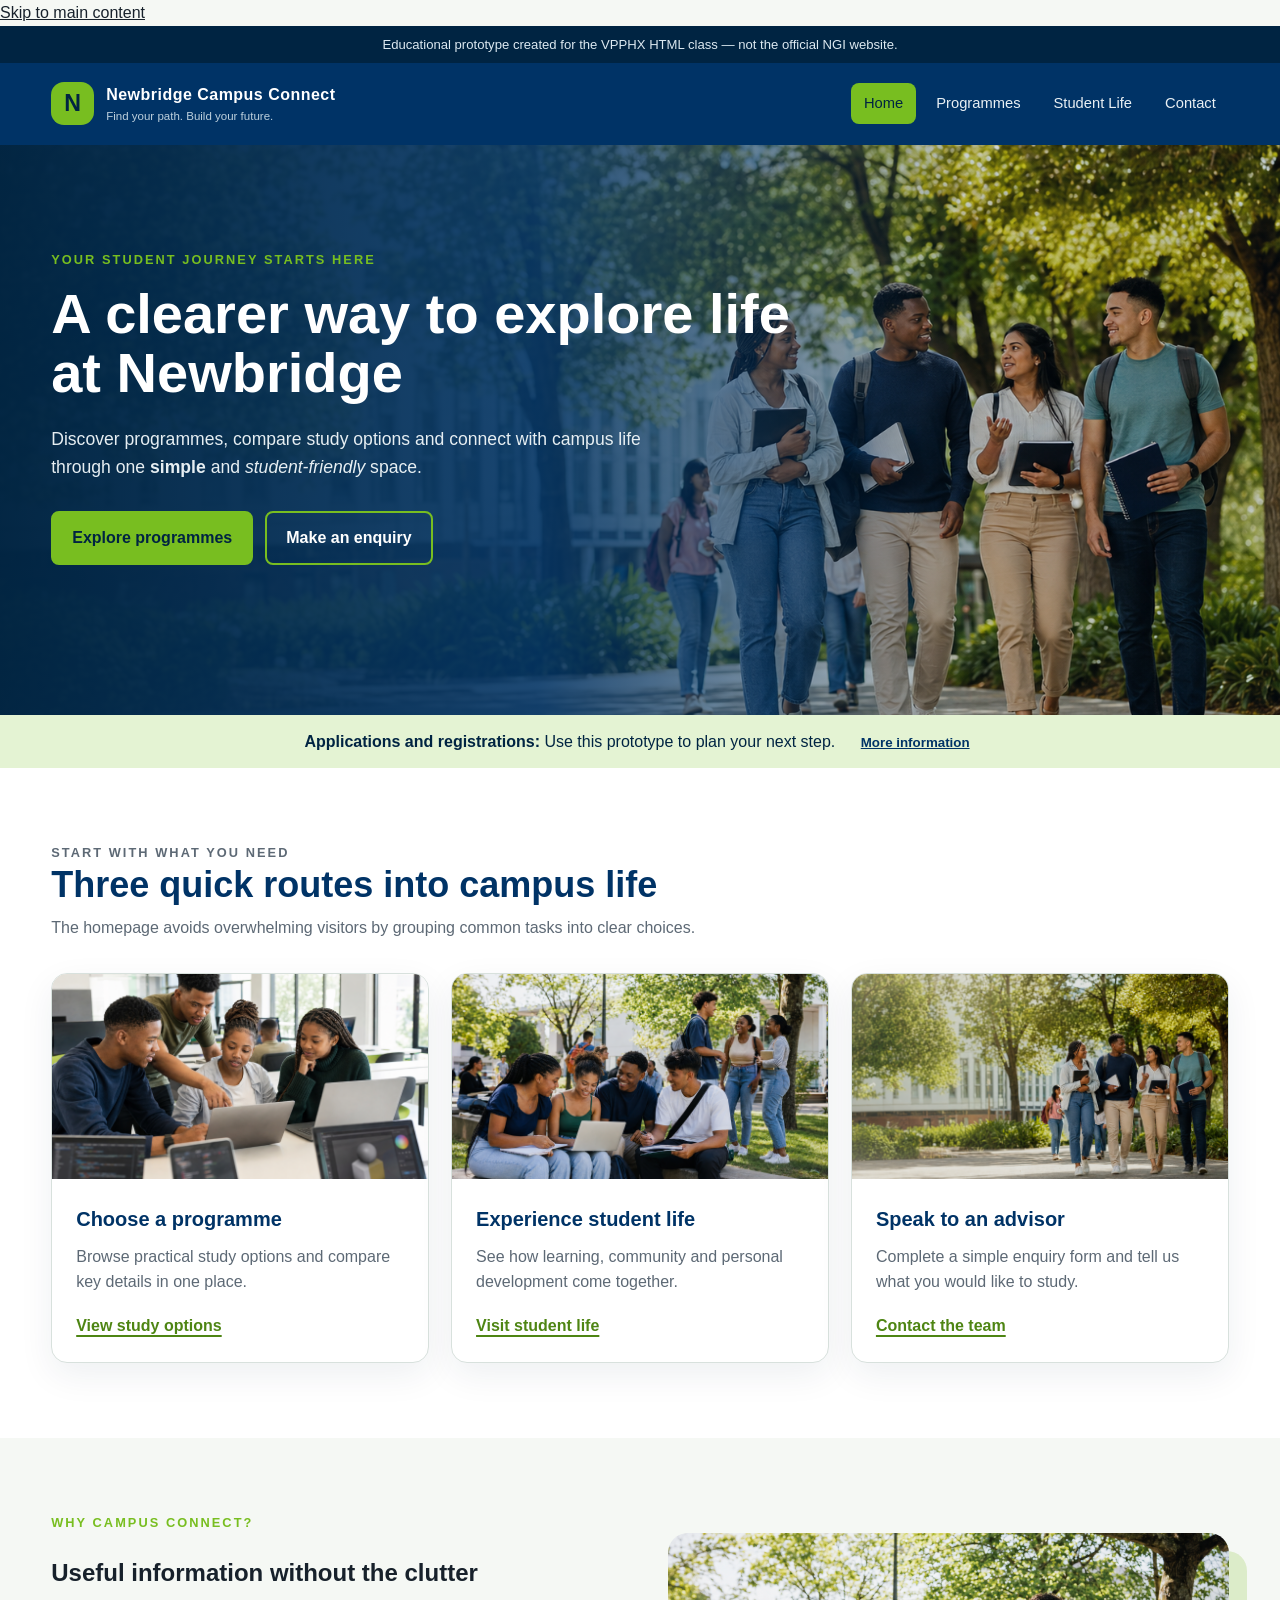
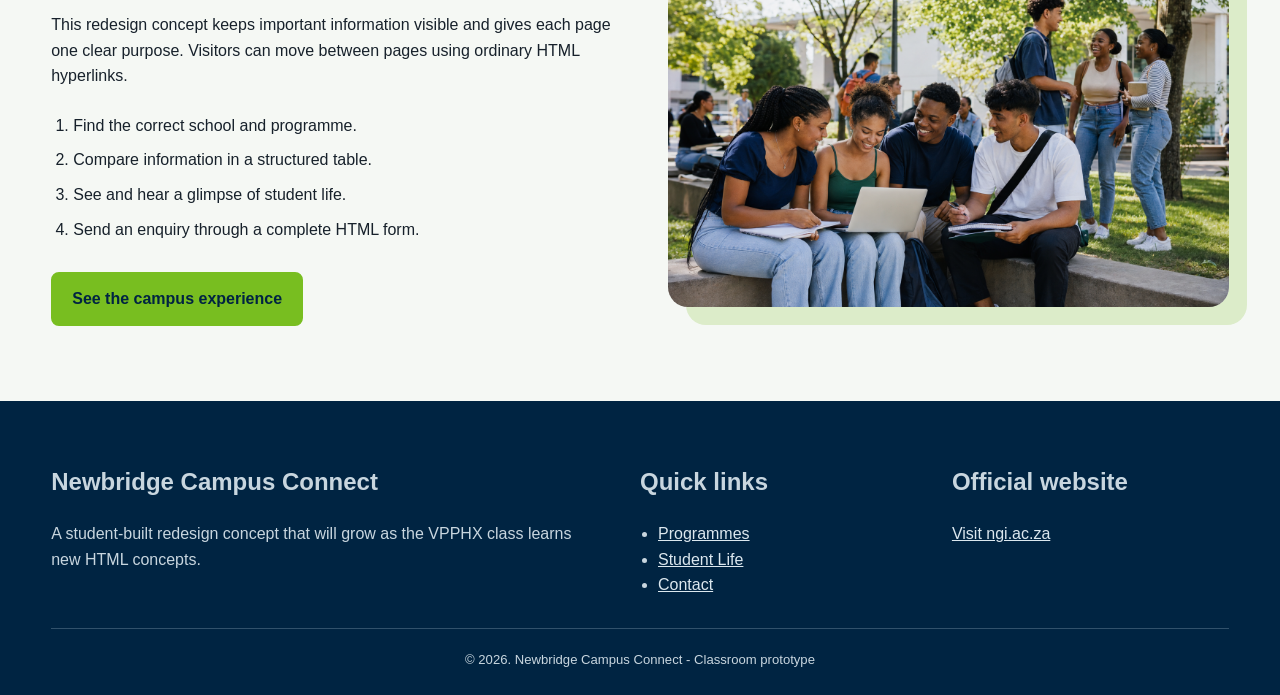
<file: index.html>
<!DOCTYPE html>
<!-- 04 AUGUST – GLOBAL ATTRIBUTE: lang identifies the document language. -->
<html lang="en">
<head>
  <meta charset="UTF-8">
  <meta name="viewport" content="width=device-width, initial-scale=1.0">
  <meta name="description" content="Newbridge Campus Connect educational website prototype.">
  <title>Newbridge Campus Connect | Home</title>
  <!-- The shared external stylesheet keeps the four website pages visually consistent. -->
  <link rel="stylesheet" href="styles.css">

  <script src="script.js" defer></script>

  <link rel="icon" type="image/png" href="images/Newbridge-logo.png">

</head>

<body>
  <!--
    05 AUGUST – ACCESSIBILITY:
    This is the first keyboard-focusable link. It lets keyboard users bypass
    the repeated website heading and navigation and move directly to <main>.
  -->
  <a class="skip-link" href="#main-content">Skip to main content</a>

  <!-- This notice makes it clear that the project is not the official NGI website. -->
  <p class="prototype-note">Educational prototype created for the VPPHX HTML class — not the official NGI website.</p>

  <!-- 05 AUGUST – SEMANTIC MARKUP: header identifies the website header. -->
  <header class="site-top">
    <div class="page-width top-row">
      <!-- 04 AUGUST – class is reusable; title supplies supplementary information. -->
      <a class="brand" href="index.html" title="Return to the home page">
        <!-- 04 AUGUST – SPAN: spans group small pieces of content within a line. -->
        <span class="brand-mark">N</span>
        <!-- translate="no" is a global attribute that protects the brand name. -->
        <span translate="no">
          <span class="brand-name">Newbridge Campus Connect</span>
          <span class="brand-subtitle">Find your path. Build your future.</span>
        </span>
      </a>

      <!-- 05 AUGUST – SEMANTIC MARKUP: nav identifies the primary navigation. -->
      <nav aria-label="Primary navigation">
        <!-- An unordered list organises the navigation links. -->
        <ul class="site-links">
          <!-- aria-current tells assistive technology which page is currently open. -->
          <li><a class="active" href="index.html" aria-current="page">Home</a></li>
          <li><a href="programmes.html">Programmes</a></li>
          <li><a href="student-life.html">Student Life</a></li>
          <li><a href="contact.html">Contact</a></li>
        </ul>
      </nav>
    </div>
  </header>

  <!--
    05 AUGUST – SEMANTIC MARKUP:
    main contains the unique content of this page. Its id is the skip-link target.
  -->
  <main id="main-content" tabindex="-1">

  <!-- The hero combines a background image, headings, text formatting and hyperlinks. -->
  <section class="hero" aria-labelledby="home-page-heading">
    <div class="hero-content">
      <p class="eyebrow">Your student journey starts here</p>
      <h1 id="home-page-heading">A clearer way to explore life at Newbridge</h1>
      <p class="hero-text">
        Discover programmes, compare study options and connect with campus life through one
        <strong>simple</strong> and <em>student-friendly</em> space.
      </p>
      <div class="hero-actions">
        <a class="button-link" href="programmes.html">Explore programmes</a>
        <a class="button-link secondary" href="contact.html">Make an enquiry</a>
      </div>
    </div>
  </section>

  <!--
    04 AUGUST – EVENT AND GLOBAL ATTRIBUTES:
    onclick triggers behaviour; hidden keeps the extra paragraph out of view
    until the toggleAnnouncement() function changes its hidden value.
  -->
  <!-- 05 AUGUST – SEMANTIC MARKUP: aside contains related admissions information. -->
  <aside class="announcement" aria-label="Applications and registration information">
    <strong>Applications and registrations:</strong> Use this prototype to plan your next step.
    <!-- aria-controls and aria-expanded describe the disclosure button's behaviour. -->
    <button
      type="button"
      aria-controls="extra-announcement"
      aria-expanded="false"
      onclick="toggleAnnouncement(this)">
      More information
    </button>
    <p id="extra-announcement" hidden>
      This classroom project does not submit a real application. Visit the official NGI website for current admissions information.
    </p>
  </aside>

  <!-- 05 AUGUST – SECTION: this section has its own descriptive heading. -->
  <section class="content-block white" aria-labelledby="quick-routes-heading">
    <div class="page-width">
      <div class="section-heading">
        <p class="eyebrow">Start with what you need</p>
        <h2 id="quick-routes-heading">Three quick routes into campus life</h2>
        <p>The homepage avoids overwhelming visitors by grouping common tasks into clear choices.</p>
      </div>

      <div class="card-grid">
        <!-- 05 AUGUST – ARTICLE: each card is a complete, reusable item. -->
        <article class="info-card">
          <img class="card-image" src="images/programmes-lab.png" alt="Students collaborating in a computer laboratory">
          <div class="card-body">
            <h3>Choose a programme</h3>
            <p>Browse practical study options and compare key details in one place.</p>
            <a class="text-link" href="programmes.html">View study options</a>
          </div>
        </article>

        <article class="info-card">
          <img class="card-image" src="images/student-life.png" alt="Students studying and socialising outdoors">
          <div class="card-body">
            <h3>Experience student life</h3>
            <p>See how learning, community and personal development come together.</p>
            <a class="text-link" href="student-life.html">Visit student life</a>
          </div>
        </article>

        <article class="info-card">
          <img class="card-image" src="images/contact-advisors.png" alt="Student advisors having a friendly conversation">
          <div class="card-body">
            <h3>Speak to an advisor</h3>
            <p>Complete a simple enquiry form and tell us what you would like to study.</p>
            <a class="text-link" href="contact.html">Contact the team</a>
          </div>
        </article>
      </div>
    </div>
  </section>

  <section class="content-block" aria-labelledby="why-campus-connect-heading">
    <div class="page-width feature-layout">
      <div>
        <p class="eyebrow">Why Campus Connect?</p>
        <h2 id="why-campus-connect-heading">Useful information without the clutter</h2>
        <p>
          This redesign concept keeps important information visible and gives each page one clear purpose.
          Visitors can move between pages using ordinary HTML hyperlinks.
        </p>
        <ol class="check-list">
          <li>Find the correct school and programme.</li>
          <li>Compare information in a structured table.</li>
          <li>See and hear a glimpse of student life.</li>
          <li>Send an enquiry through a complete HTML form.</li>
        </ol>
        <a class="button-link" href="student-life.html">See the campus experience</a>
      </div>
      <a href="student-life.html" title="Open the Student Life page">
        <img class="feature-image" src="images/student-life.png" alt="A diverse student community on campus">
      </a>
    </div>
  </section>
  </main>

  <!-- 05 AUGUST – SEMANTIC MARKUP: footer contains repeated closing information. -->
  <footer class="footer">
    <div class="page-width">
      <div class="footer-grid">
        <div>
          <h2 translate="no">Newbridge Campus Connect</h2>
          <p>A student-built redesign concept that will grow as the VPPHX class learns new HTML concepts.</p>
        </div>
        <div>
          <h2>Quick links</h2>
          <ul>
            <li><a href="programmes.html">Programmes</a></li>
            <li><a href="student-life.html">Student Life</a></li>
            <li><a href="contact.html">Contact</a></li>
          </ul>
        </div>
        <div>
          <h2>Official website</h2>
          <p><a href="https://www.ngi.ac.za/" target="_blank" rel="noopener">Visit ngi.ac.za</a></p>
        </div>
      </div>
      <p class="copyright"> <!-- AMEND IN EACH PAGE -->
        &copy; 2026. Newbridge Campus Connect - Classroom prototype
      </p>
    </div>
  </footer>

  
</body>
</html>
</file>
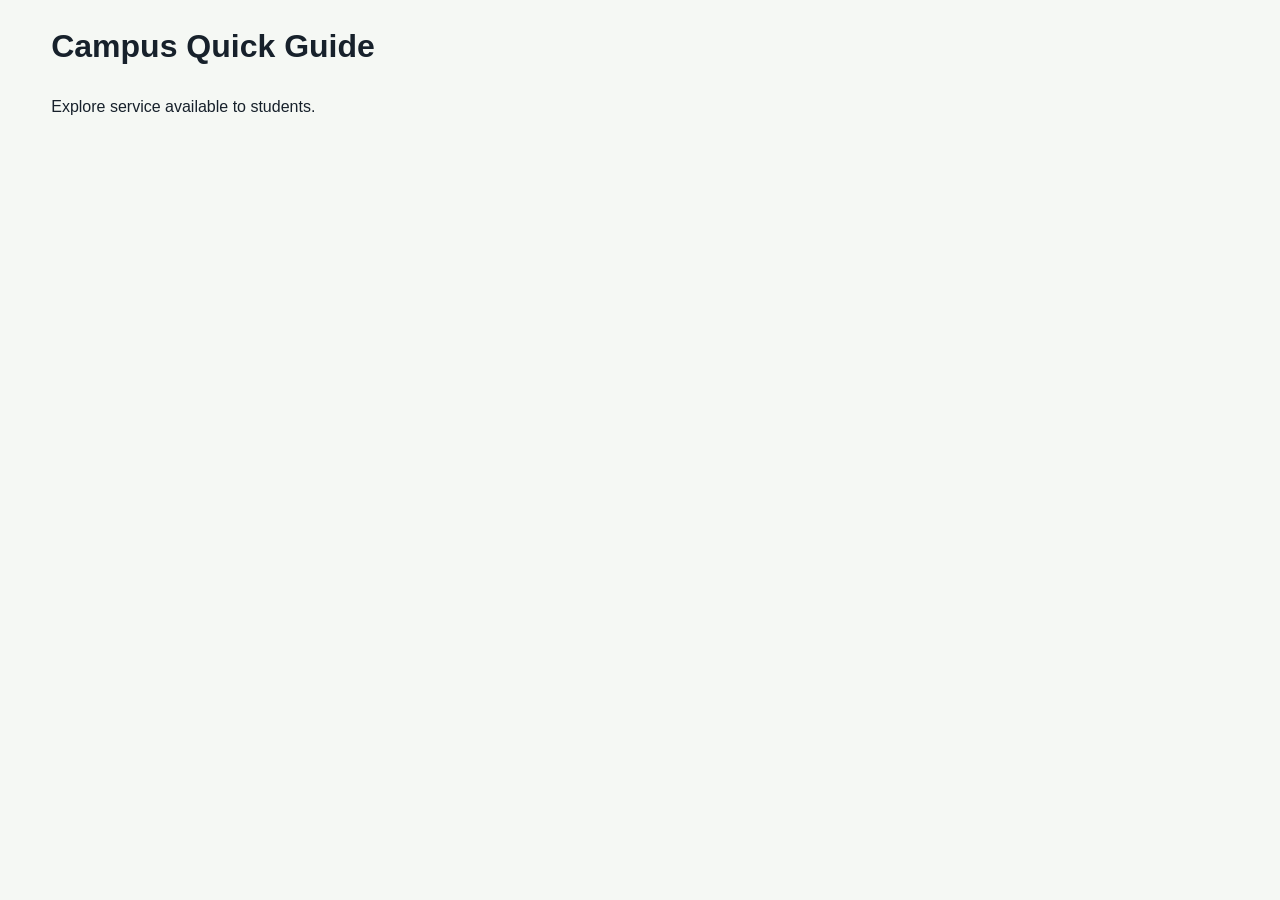
<file: campus-guide.html>
<!DOCTYPE html>
<html lang="en">
<head>
    <meta charset="UTF-8">
    <meta name="viewport" content="width=device-width, initial-scale=1.0">
    <title>Campus Quick Guide</title>

    <link rel="stylesheet" href="styles.css">

</head>
<body class="embedded-guide">

    <main class="page-width">

        <h1>Campus Quick Guide</h1>
        <p>Explore service available to students.</p>

        

    </main>

    
</body>
</html>
</file>
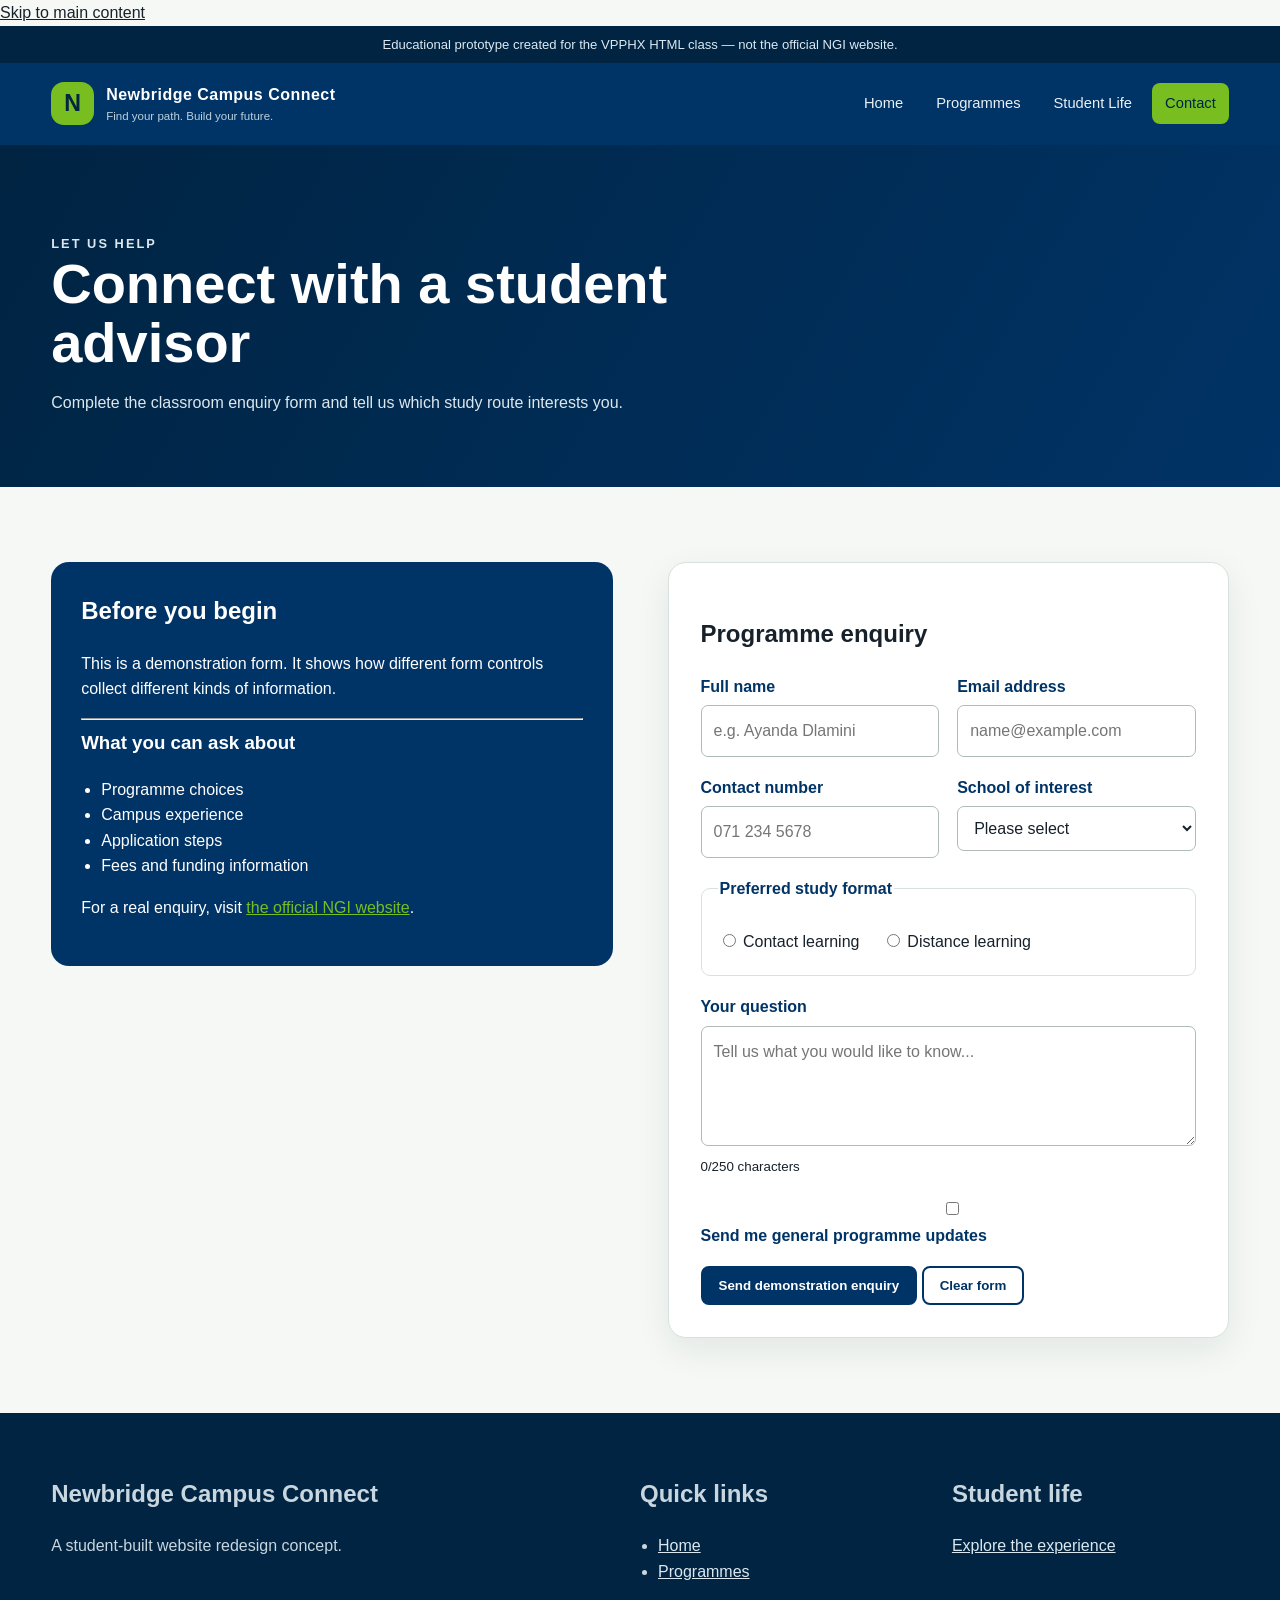
<file: contact.html>
<!DOCTYPE html>
<!-- 04 AUGUST – GLOBAL ATTRIBUTE: lang identifies English as the page language. -->
<html lang="en">
<head>
  <meta charset="UTF-8">
  <meta name="viewport" content="width=device-width, initial-scale=1.0">
  <meta name="description" content="Contact form demonstration for the Campus Connect educational prototype.">
  <title>Newbridge Campus Connect | Contact</title>
  <link rel="stylesheet" href="styles.css">

  <link rel="icon" type="image/png" href="images/Newbridge-logo.png">
</head>
<body>
  <!-- 05 AUGUST – ACCESSIBILITY: this link skips repeated navigation. -->
  <a class="skip-link" href="#main-content">Skip to main content</a>

  <p class="prototype-note">Educational prototype created for the VPPHX HTML class — not the official NGI website.</p>

  <!-- 05 AUGUST – SEMANTIC MARKUP: header contains the site identity and navigation. -->
  <header class="site-top">
    <div class="page-width top-row">
      <a class="brand" href="index.html" title="Return to the home page">
        <span class="brand-mark">N</span>
        <span translate="no"><span class="brand-name">Newbridge Campus Connect</span><span class="brand-subtitle">Find your path. Build your future.</span></span>
      </a>
      <!-- 05 AUGUST – SEMANTIC MARKUP: nav identifies the primary navigation. -->
      <nav aria-label="Primary navigation">
        <ul class="site-links">
          <li><a href="index.html">Home</a></li>
          <li><a href="programmes.html">Programmes</a></li>
          <li><a href="student-life.html">Student Life</a></li>
          <li><a class="active" href="contact.html" aria-current="page">Contact</a></li>
        </ul>
      </nav>
    </div>
  </header>

  <!-- 05 AUGUST – SEMANTIC MARKUP: main contains the page's unique content. -->
  <main id="main-content" tabindex="-1">

  <section class="page-banner" aria-labelledby="contact-page-heading">
    <div class="page-width">
      <p class="eyebrow">Let us help</p>
      <h1 id="contact-page-heading">Connect with a student advisor</h1>
      <p>Complete the classroom enquiry form and tell us which study route interests you.</p>
    </div>
  </section>

  <section class="content-block" aria-label="Programme enquiry information and form">
    <div class="page-width contact-layout">
      <!-- 05 AUGUST – ASIDE: this information supports the main enquiry form. -->
      <aside class="contact-panel" aria-labelledby="before-you-begin-heading">
        <h2 id="before-you-begin-heading">Before you begin</h2>
        <p>This is a demonstration form. It shows how different form controls collect different kinds of information.</p>
        <hr>
        <h3>What you can ask about</h3>
        <ul class="contact-list">
          <li>Programme choices</li>
          <li>Campus experience</li>
          <li>Application steps</li>
          <li>Fees and funding information</li>
        </ul>
        <p>For a real enquiry, visit <a href="https://www.ngi.ac.za/" target="_blank" rel="noopener">the official NGI website</a>.</p>
      </aside>

      <section class="form-card" aria-labelledby="programme-enquiry-heading">
        <h2 id="programme-enquiry-heading">Programme enquiry</h2>
        <!--
          04 AUGUST – EVENT ATTRIBUTE:
          onsubmit runs submitEnquiry() when the visitor submits the form.
        -->
        <form action="#" method="post" onsubmit="submitEnquiry(event)">
          <div class="form-row">
            <div class="field">
              <label for="full-name">Full name</label>
              <input id="full-name" name="full-name" type="text" placeholder="e.g. Ayanda Dlamini" required>
            </div>
            <div class="field">
              <label for="email">Email address</label>
              <input id="email" name="email" type="email" placeholder="name@example.com" required>
            </div>
          </div>

          <div class="form-row">
            <div class="field">
              <label for="phone">Contact number</label>
              <input id="phone" name="phone" type="tel" placeholder="071 234 5678">
            </div>
            <div class="field">
              <label for="school">School of interest</label>
              <select id="school" name="school" required>
                <option value="">Please select</option>
                <option value="commerce">Commerce</option>
                <option value="engineering-it-design">Engineering, IT and Design</option>
                <option value="humanities-education">Humanities and Education</option>
                <option value="environment-leisure">Environment and Leisure</option>
                <option value="sport-fitness">Sport and Fitness</option>
              </select>
            </div>
          </div>

          <fieldset>
            <legend>Preferred study format</legend>
            <label class="choice"><input type="radio" name="format" value="contact" required> Contact learning</label>
            <label class="choice"><input type="radio" name="format" value="distance"> Distance learning</label>
          </fieldset>

          <div class="field">
            <label for="message">Your question</label>
            <!--
              04 AUGUST – EVENT ATTRIBUTE:
              oninput runs every time the textarea value changes.
            -->
            <textarea id="message" name="message" maxlength="250" aria-describedby="character-count" placeholder="Tell us what you would like to know..." oninput="countCharacters(this)"></textarea>
            <!-- aria-live allows the changing count to be announced without moving focus. -->
            <small id="character-count" aria-live="polite">0/250 characters</small>
          </div>

          <div class="field">
            <label><input type="checkbox" name="updates" value="yes"> Send me general programme updates</label>
          </div>

          <!-- type="submit" tells this button to submit the form. -->
          <button class="form-button" type="submit">Send demonstration enquiry</button>
          <button class="plain-button" type="reset">Clear form</button>

          <!-- role="status" announces the result of the demonstration submission. -->
          <p id="form-message" class="form-message" role="status" hidden></p>
        </form>
      </section>
    </div>
  </section>
  </main>

  <!-- 05 AUGUST – SEMANTIC MARKUP: footer contains repeated closing content. -->
  <footer class="footer">
    <div class="page-width">
      <div class="footer-grid">
        <div><h2 translate="no">Newbridge Campus Connect</h2><p>A student-built website redesign concept.</p></div>
        <div><h2>Quick links</h2><ul><li><a href="index.html">Home</a></li><li><a href="programmes.html">Programmes</a></li></ul></div>
        <div><h2>Student life</h2><p><a href="student-life.html">Explore the experience</a></p></div>
      </div>
    </div>
  </footer>

  <script src="script.js"></script>
</body>
</html>
</file>
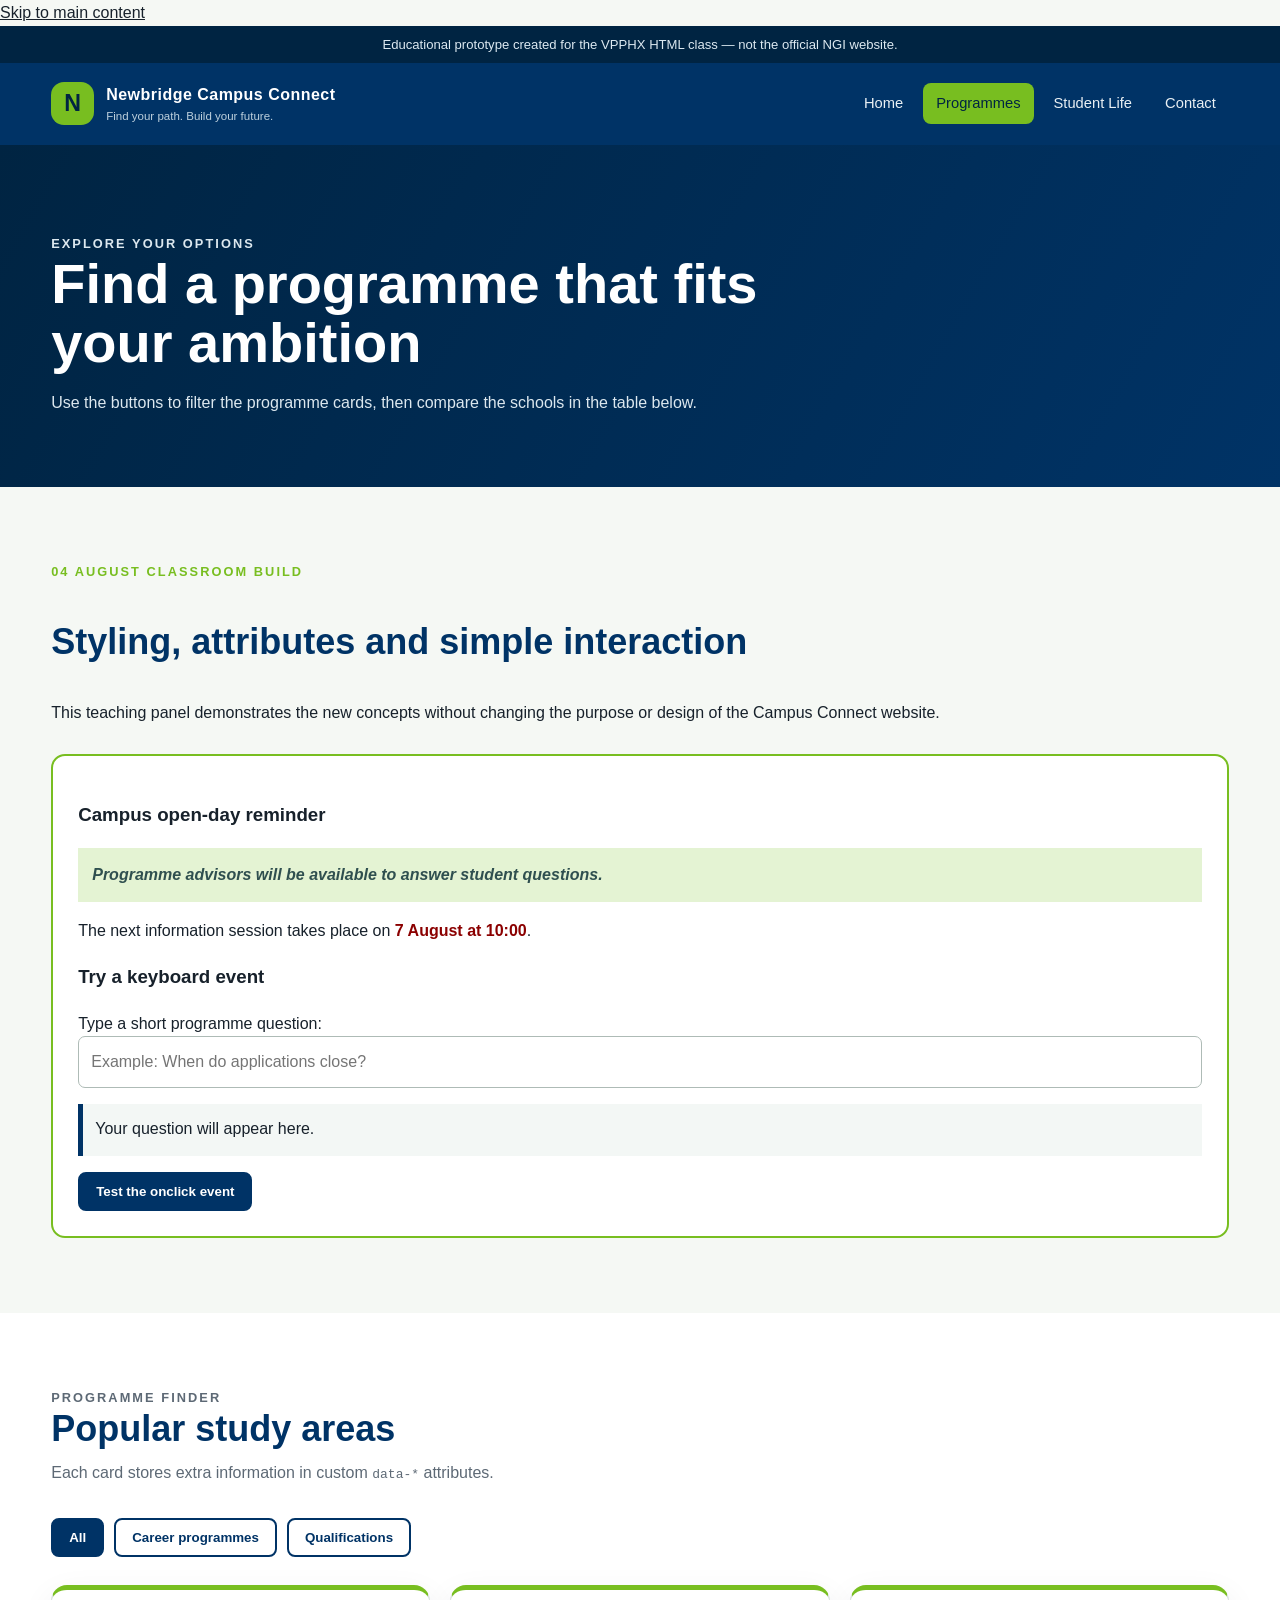
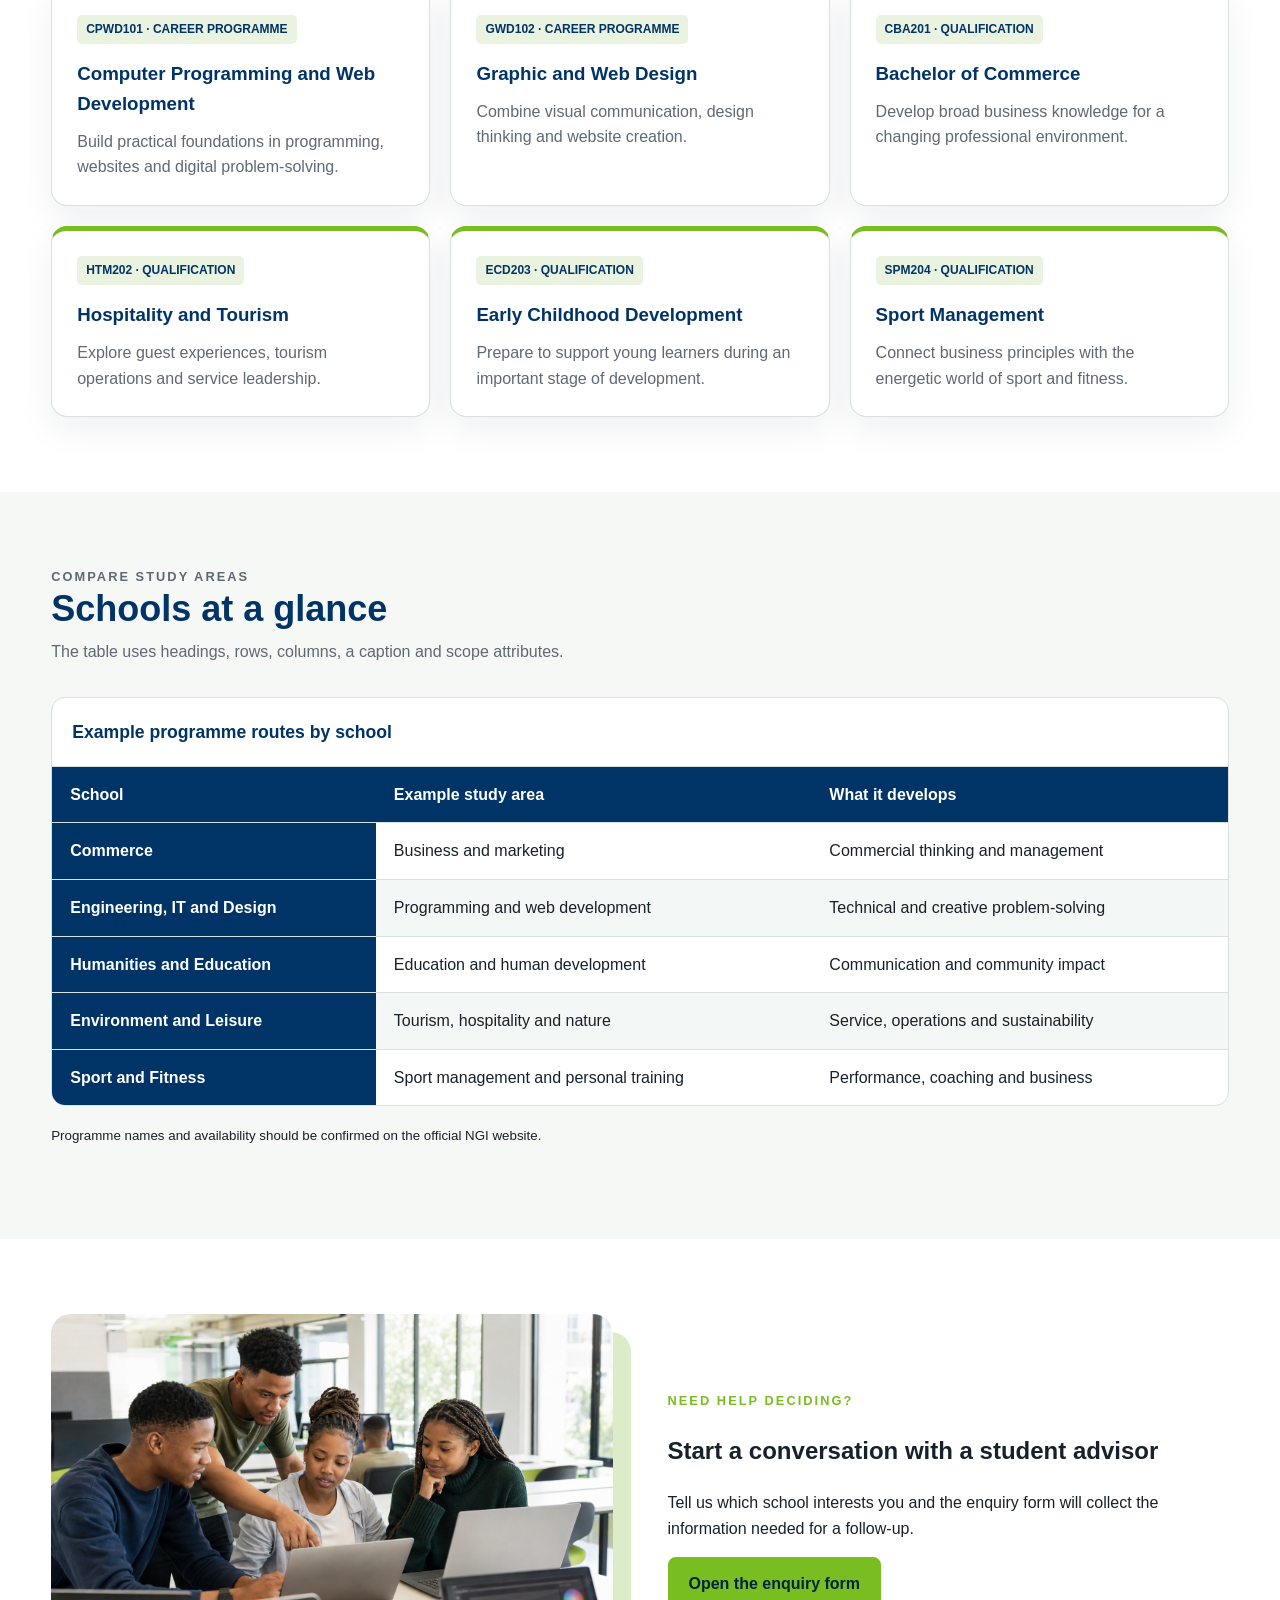
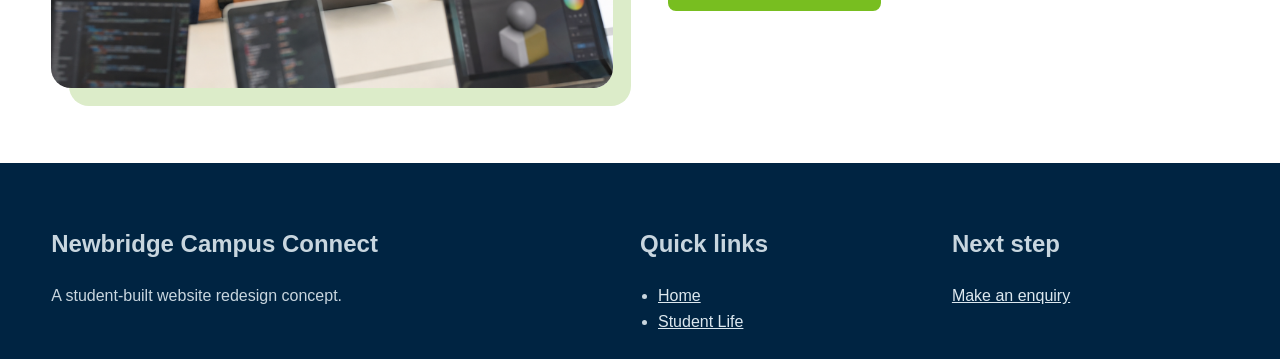
<file: programmes.html>
<!DOCTYPE html>
<!-- 04 AUGUST – GLOBAL ATTRIBUTE: lang identifies the page language as English. -->
<html lang="en">
<head>
  <meta charset="UTF-8">
  <meta name="viewport" content="width=device-width, initial-scale=1.0">
  <meta name="description" content="Explore programmes in the Newbridge Campus Connect educational prototype.">
  <title>Newbridge Campus Connect | Programmes</title>

  <!--
    04 AUGUST – EXTERNAL CSS:
    The main website styles are stored in a separate file so that all four pages
    can share the same design. The 04 August slides mention this as the usual
    approach for a larger website.
  -->
  <link rel="stylesheet" href="styles.css">

  <!-- ================================================================
       04 AUGUST – INTERNAL CSS
       Internal CSS is written inside a <style> element in the <head>.
       These rules belong only to the lesson demonstration on this page.
       ================================================================ -->
  <style>
    /*
      ID SELECTOR: #august-lesson-title targets the one element whose
      id="august-lesson-title". The # symbol identifies an ID selector.
    */
    #august-lesson-title {
      color: #003366; /* property: color | value: #003366 (hexadecimal) */
      font-size: 2.25rem;
    }

    /*
      CLASS SELECTOR: .august-lesson-panel can be reused.
      This rule also demonstrates a hexadecimal background colour.
    */
    .august-lesson-panel {
      margin-top: 28px;
      padding: 25px;
      border: 2px solid #78be20;
      border-radius: 14px;
      background-color: #ffffff;
    }

    /*
      This reusable class demonstrates font-family, font-size,
      font-weight and font-style from the 04 August lesson.
    */
    .august-lesson-notice {
      padding: 14px;
      color: darkslategray; /* named colour */
      background-color: rgb(228, 243, 211); /* RGB colour */
      font-family: Arial, sans-serif;
      font-size: 1rem;
      font-weight: bold;
      font-style: italic;
    }

    .august-preview-input {
      width: 100%;
      padding: 12px;
      border: 1px solid #aebbb6;
      border-radius: 7px;
      font: inherit;
    }

    .august-preview-output {
      min-height: 52px;
      padding: 12px;
      border-left: 5px solid #003366;
      background-color: #f3f7f5;
    }

    .august-alert-button {
      padding: 10px 16px;
      border: 2px solid #003366;
      border-radius: 8px;
      color: white;
      background-color: #003366;
      font-weight: bold;
      cursor: pointer;
    }
  </style>
  
  <link rel="icon" type="image/png" href="images/Newbridge-logo.png">

</head>
<body>
  <!-- 05 AUGUST – ACCESSIBILITY: keyboard users can bypass repeated navigation. -->
  <a class="skip-link" href="#main-content">Skip to main content</a>

  <p class="prototype-note">Educational prototype created for the VPPHX HTML class — not the official NGI website.</p>

  <!-- 05 AUGUST – SEMANTIC MARKUP: header contains the brand and navigation. -->
  <header class="site-top">
    <div class="page-width top-row">
      <!--
        04 AUGUST – GLOBAL ATTRIBUTES:
        class groups elements for styling; title supplies extra information;
        accesskey suggests a keyboard shortcut (the exact key combination varies).
      -->
      <a class="brand" href="index.html" title="Return to the home page" accesskey="h">
        <span class="brand-mark">N</span>
        <!-- translate="no" asks translation tools to keep the brand name unchanged. -->
        <span translate="no">
          <span class="brand-name">Newbridge Campus Connect</span>
          <span class="brand-subtitle">Find your path. Build your future.</span>
        </span>
      </a>
      <!-- 05 AUGUST – SEMANTIC MARKUP: nav identifies the primary link group. -->
      <nav aria-label="Primary navigation">
        <ul class="site-links">
          <li><a href="index.html">Home</a></li>
          <li><a class="active" href="programmes.html" aria-current="page">Programmes</a></li>
          <li><a href="student-life.html">Student Life</a></li>
          <li><a href="contact.html">Contact</a></li>
        </ul>
      </nav>
    </div>
  </header>

  <!-- 05 AUGUST – SEMANTIC MARKUP: main contains this page's unique content. -->
  <main id="main-content" tabindex="-1">

  <section class="page-banner" aria-labelledby="programmes-page-heading">
    <div class="page-width">
      <p class="eyebrow">Explore your options</p>
      <h1 id="programmes-page-heading">Find a programme that fits your ambition</h1>
      <p>Use the buttons to filter the programme cards, then compare the schools in the table below.</p>
    </div>
  </section>

  <!-- ==================================================================
       04 AUGUST CLASSROOM ADDITION
       This block brings the day's styling, global-attribute, event-attribute
       and data-attribute concepts together inside the existing website.
       ================================================================== -->
  <section class="content-block" aria-labelledby="august-lesson-title">
    <div class="page-width">
      <p class="eyebrow">04 August classroom build</p>

      <!-- id identifies this one unique heading; internal CSS targets it with #. -->
      <h2 id="august-lesson-title">Styling, attributes and simple interaction</h2>

      <p>
        This teaching panel demonstrates the new concepts without changing the
        purpose or design of the Campus Connect website.
      </p>

      <!--
        DIV CONTAINER: This div groups a heading, paragraphs, an input and a button.
        It behaves as a block and normally begins on a new line.

        GLOBAL ATTRIBUTES:
        - class connects the div to a reusable CSS rule.
        - title provides supplementary information.

        DATA ATTRIBUTE:
        - data-lesson-code stores custom information that is not displayed automatically.
      -->
      <div
        class="august-lesson-panel"
        title="This panel demonstrates the concepts introduced on 04 August"
        data-lesson-code="VPPHX-04AUG">

        <h3>Campus open-day reminder</h3>

        <!-- The same class could be reused on other notices. -->
        <p class="august-lesson-notice">
          Programme advisors will be available to answer student questions.
        </p>

        <!--
          SPAN CONTAINER: span groups only the date inside this line.
          INLINE CSS: the style attribute applies CSS directly to this one span.
        -->
        <p>
          The next information session takes place on
          <span style="color: darkred; font-weight: bold;">7 August at 10:00</span>.
        </p>

        <!-- hidden is a global attribute; this draft is not displayed in the browser. -->
        <p hidden>This draft reminder is not yet relevant to visitors.</p>

        <h3>Try a keyboard event</h3>
        <label for="august-preview-input">Type a short programme question:</label>

        <!--
          EVENT ATTRIBUTE: onkeyup runs when a pressed key is released.
          The JavaScript copies this input's value into the paragraph whose
          unique ID is august-preview-output.
        -->
        <input
          class="august-preview-input"
          id="august-preview-input"
          type="text"
          title="Type here to update the preview below"
          placeholder="Example: When do applications close?"
          onkeyup="document.getElementById('august-preview-output').textContent = this.value">

        <p class="august-preview-output" id="august-preview-output">
          Your question will appear here.
        </p>

        <!-- EVENT ATTRIBUTE: onclick runs the JavaScript alert when activated. -->
        <button
          class="august-alert-button"
          type="button"
          title="Display a simple JavaScript alert"
          onclick="alert('Thank you for exploring the Newbridge programmes!')">
          Test the onclick event
        </button>
      </div>
    </div>
  </section>

  <section class="content-block white" aria-labelledby="study-areas-heading">
    <div class="page-width">
      <div class="section-heading">
        <p class="eyebrow">Programme finder</p>
        <h2 id="study-areas-heading">Popular study areas</h2>
        <p>Each card stores extra information in custom <code>data-*</code> attributes.</p>
      </div>

      <!--
        04 AUGUST – EVENT ATTRIBUTE:
        onclick runs a JavaScript function when a filter button is activated.
      -->
      <!--
        05 AUGUST – ACCESSIBILITY:
        aria-pressed communicates which filter button is currently selected.
        aria-controls identifies the group of programme cards being filtered.
      -->
      <div class="filter-row" role="group" aria-label="Filter programmes by level">
        <button class="selected" type="button" aria-pressed="true" aria-controls="programme-grid" onclick="filterProgrammes('all', this)">All</button>
        <button type="button" aria-pressed="false" aria-controls="programme-grid" onclick="filterProgrammes('career', this)">Career programmes</button>
        <button type="button" aria-pressed="false" aria-controls="programme-grid" onclick="filterProgrammes('qualification', this)">Qualifications</button>
      </div>

      <div class="programme-grid" id="programme-grid">
        <!--
          04 AUGUST – CUSTOM DATA ATTRIBUTES:
          data-programme-id, data-school and data-level store extra information.
          Their values do not appear on the page automatically.

          04 AUGUST – POINTER EVENT ATTRIBUTES:
          onmouseover adds the hovered class when the pointer enters the card.
          onmouseout removes the class when the pointer leaves the card.
        -->
        <!-- 05 AUGUST – ARTICLE: every programme card is a self-contained item. -->
        <article class="workshop-card"
             data-programme-id="CPWD101"
             data-school="engineering-it-design"
             data-level="career"
             onmouseover="this.classList.add('hovered')"
             onmouseout="this.classList.remove('hovered')">
          <span class="programme-code">CPWD101 · CAREER PROGRAMME</span>
          <h3>Computer Programming and Web Development</h3>
          <p>Build practical foundations in programming, websites and digital problem-solving.</p>
        </article>

        <article class="workshop-card"
             data-programme-id="GWD102"
             data-school="engineering-it-design"
             data-level="career"
             onmouseover="this.classList.add('hovered')"
             onmouseout="this.classList.remove('hovered')">
          <span class="programme-code">GWD102 · CAREER PROGRAMME</span>
          <h3>Graphic and Web Design</h3>
          <p>Combine visual communication, design thinking and website creation.</p>
        </article>

        <article class="workshop-card"
             data-programme-id="CBA201"
             data-school="commerce"
             data-level="qualification"
             onmouseover="this.classList.add('hovered')"
             onmouseout="this.classList.remove('hovered')">
          <span class="programme-code">CBA201 · QUALIFICATION</span>
          <h3>Bachelor of Commerce</h3>
          <p>Develop broad business knowledge for a changing professional environment.</p>
        </article>

        <article class="workshop-card"
             data-programme-id="HTM202"
             data-school="environment-leisure"
             data-level="qualification"
             onmouseover="this.classList.add('hovered')"
             onmouseout="this.classList.remove('hovered')">
          <span class="programme-code">HTM202 · QUALIFICATION</span>
          <h3>Hospitality and Tourism</h3>
          <p>Explore guest experiences, tourism operations and service leadership.</p>
        </article>

        <article class="workshop-card"
             data-programme-id="ECD203"
             data-school="humanities-education"
             data-level="qualification"
             onmouseover="this.classList.add('hovered')"
             onmouseout="this.classList.remove('hovered')">
          <span class="programme-code">ECD203 · QUALIFICATION</span>
          <h3>Early Childhood Development</h3>
          <p>Prepare to support young learners during an important stage of development.</p>
        </article>

        <article class="workshop-card"
             data-programme-id="SPM204"
             data-school="sport-fitness"
             data-level="qualification"
             onmouseover="this.classList.add('hovered')"
             onmouseout="this.classList.remove('hovered')">
          <span class="programme-code">SPM204 · QUALIFICATION</span>
          <h3>Sport Management</h3>
          <p>Connect business principles with the energetic world of sport and fitness.</p>
        </article>
      </div>
    </div>
  </section>

  <section class="content-block" aria-labelledby="schools-heading">
    <div class="page-width">
      <div class="section-heading">
        <p class="eyebrow">Compare study areas</p>
        <h2 id="schools-heading">Schools at a glance</h2>
        <p>The table uses headings, rows, columns, a caption and scope attributes.</p>
      </div>

      <div class="table-wrap">
        <table>
          <caption>Example programme routes by school</caption>
          <thead>
            <tr>
              <th scope="col">School</th>
              <th scope="col">Example study area</th>
              <th scope="col">What it develops</th>
            </tr>
          </thead>
          <tbody>
            <tr>
              <th scope="row">Commerce</th>
              <td>Business and marketing</td>
              <td>Commercial thinking and management</td>
            </tr>
            <tr>
              <th scope="row">Engineering, IT and Design</th>
              <td>Programming and web development</td>
              <td>Technical and creative problem-solving</td>
            </tr>
            <tr>
              <th scope="row">Humanities and Education</th>
              <td>Education and human development</td>
              <td>Communication and community impact</td>
            </tr>
            <tr>
              <th scope="row">Environment and Leisure</th>
              <td>Tourism, hospitality and nature</td>
              <td>Service, operations and sustainability</td>
            </tr>
            <tr>
              <th scope="row">Sport and Fitness</th>
              <td>Sport management and personal training</td>
              <td>Performance, coaching and business</td>
            </tr>
          </tbody>
        </table>
      </div>
      <p><small>Programme names and availability should be confirmed on the official NGI website.</small></p>
    </div>
  </section>

  <section class="content-block white" aria-labelledby="advisor-heading">
    <div class="page-width feature-layout">
      <img class="feature-image" src="images/programmes-lab.png" alt="Students collaborating with laptops in a computer lab">
      <div>
        <p class="eyebrow">Need help deciding?</p>
        <h2 id="advisor-heading">Start a conversation with a student advisor</h2>
        <p>Tell us which school interests you and the enquiry form will collect the information needed for a follow-up.</p>
        <a class="button-link" href="contact.html">Open the enquiry form</a>
      </div>
    </div>
  </section>
  </main>

  <!-- 05 AUGUST – SEMANTIC MARKUP: footer holds repeated closing content. -->
  <footer class="footer">
    <div class="page-width">
      <div class="footer-grid">
        <div><h2 translate="no">Newbridge Campus Connect</h2><p>A student-built website redesign concept.</p></div>
        <div><h2>Quick links</h2><ul><li><a href="index.html">Home</a></li><li><a href="student-life.html">Student Life</a></li></ul></div>
        <div><h2>Next step</h2><p><a href="contact.html">Make an enquiry</a></p></div>
      </div>
    </div>
  </footer>

  <script src="script.js"></script>
</body>
</html>
</file>
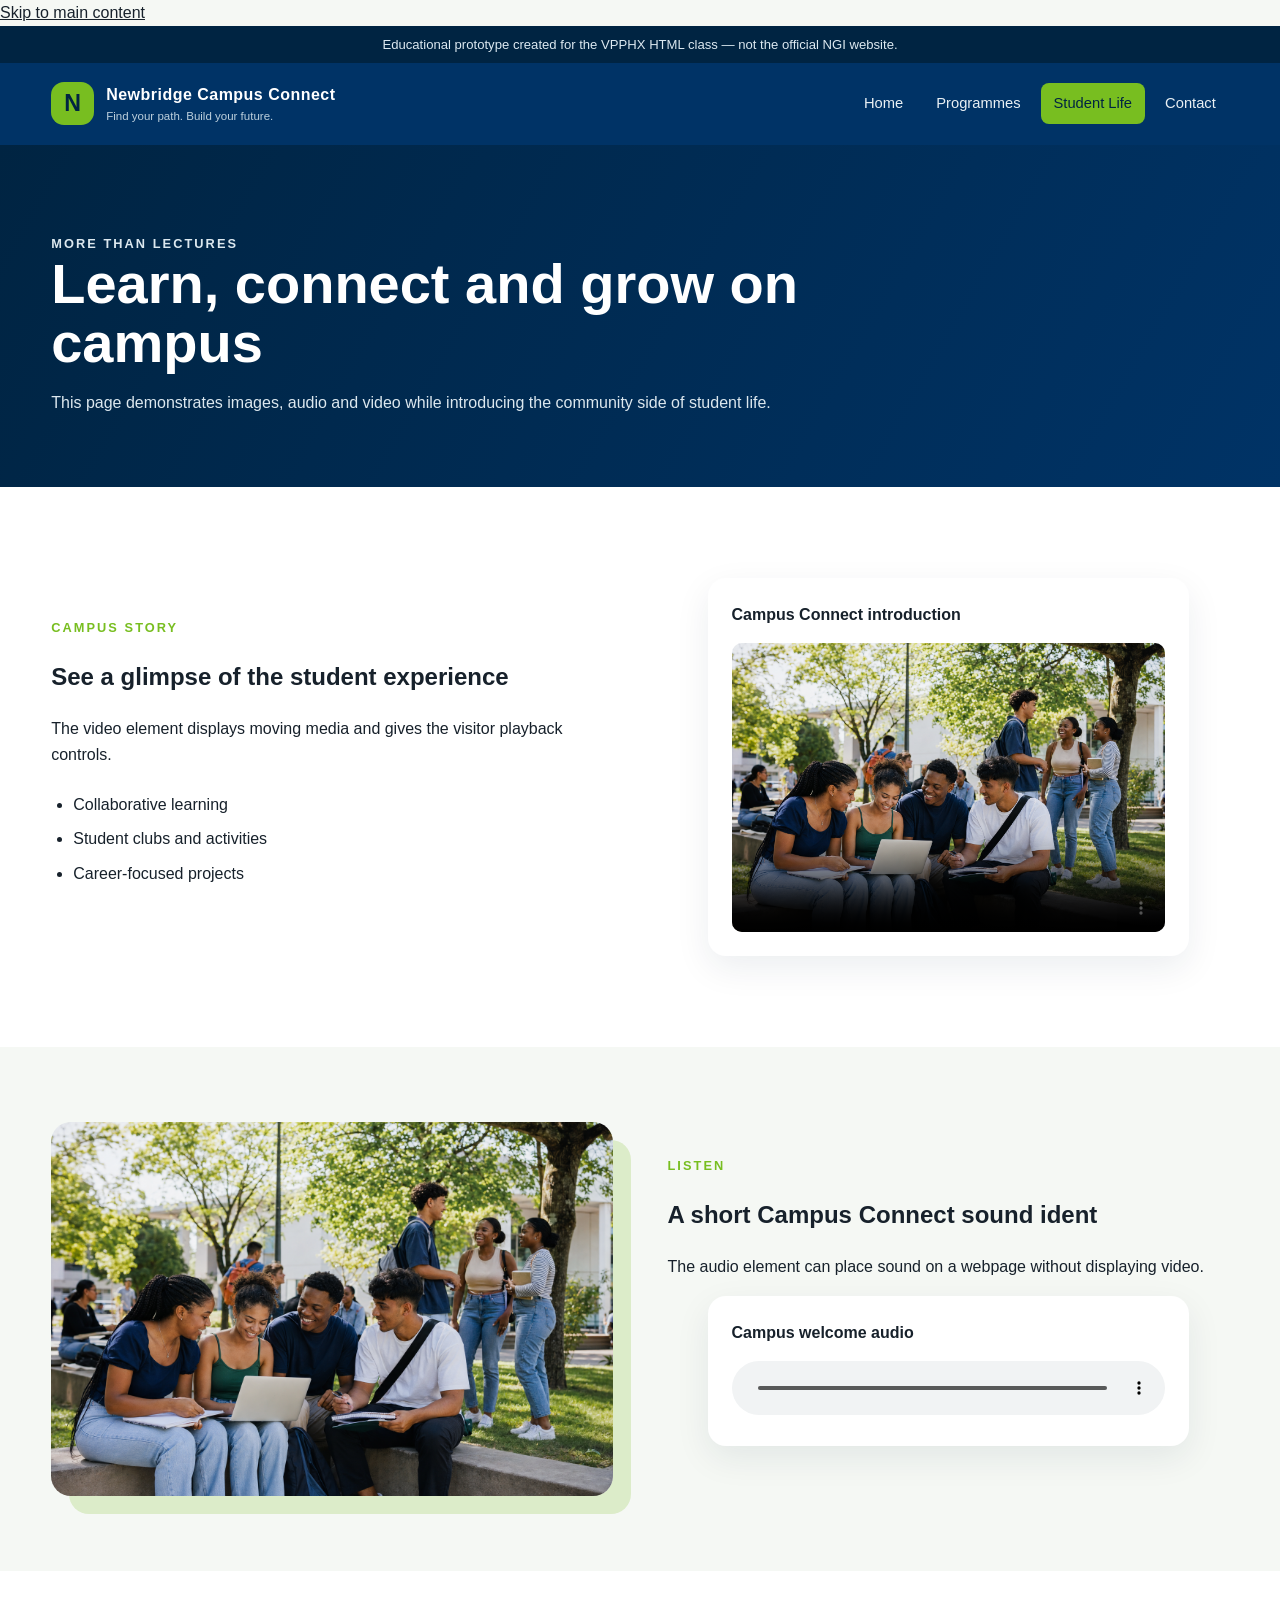
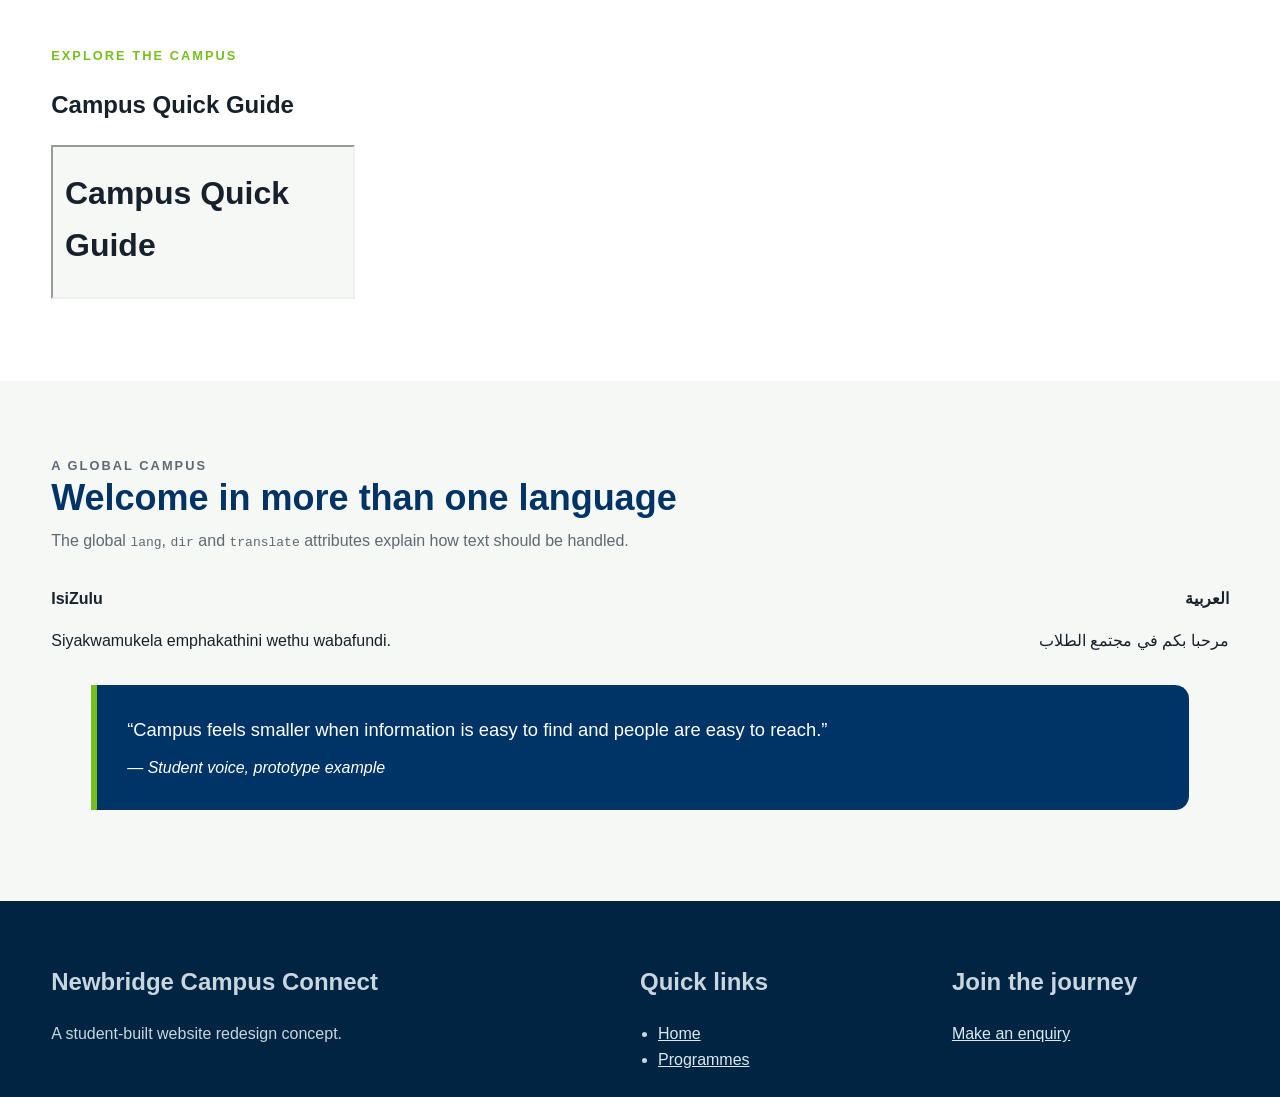
<file: student-life.html>
<!DOCTYPE html>
<!-- 04 AUGUST – GLOBAL ATTRIBUTE: the page language is English. -->
<html lang="en">
<head>
  <meta charset="UTF-8">
  <meta name="viewport" content="width=device-width, initial-scale=1.0">
  <meta name="description" content="Explore student life and HTML media in the Campus Connect prototype.">
  <title>Newbridge Campus Connect | Student Life</title>
  <link rel="stylesheet" href="styles.css">

  <link rel="icon" type="image/png" href="images/Newbridge-logo.png">

</head>
<body>
  <!-- 05 AUGUST – ACCESSIBILITY: this link skips the repeated site navigation. -->
  <a class="skip-link" href="#main-content">Skip to main content</a>

  <p class="prototype-note">Educational prototype created for the VPPHX HTML class — not the official NGI website.</p>

  <!-- 05 AUGUST – SEMANTIC MARKUP: header contains introductory site content. -->
  <header class="site-top">
    <div class="page-width top-row">
      <a class="brand" href="index.html" title="Return to the home page">
        <span class="brand-mark">N</span>
        <!-- translate="no" asks translation tools not to translate the brand name. -->
        <span translate="no"><span class="brand-name">Newbridge Campus Connect</span><span class="brand-subtitle">Find your path. Build your future.</span></span>
      </a>
      <!-- 05 AUGUST – SEMANTIC MARKUP: nav identifies the primary navigation. -->
      <nav aria-label="Primary navigation">
        <ul class="site-links">
          <li><a href="index.html">Home</a></li>
          <li><a href="programmes.html">Programmes</a></li>
          <li><a class="active" href="student-life.html" aria-current="page">Student Life</a></li>
          <li><a href="contact.html">Contact</a></li>
        </ul>
      </nav>
    </div>
  </header>

  <!-- 05 AUGUST – SEMANTIC MARKUP: main contains the page's unique content. -->
  <main id="main-content" tabindex="-1">

  <section class="page-banner" aria-labelledby="student-life-page-heading">
    <div class="page-width">
      <p class="eyebrow">More than lectures</p>
      <h1 id="student-life-page-heading">Learn, connect and grow on campus</h1>
      <p>This page demonstrates images, audio and video while introducing the community side of student life.</p>
    </div>
  </section>

  <section class="content-block white" aria-labelledby="campus-story-heading">
    <div class="page-width media-layout">
      <div>
        <p class="eyebrow">Campus story</p>
        <h2 id="campus-story-heading">See a glimpse of the student experience</h2>
        <p>The video element displays moving media and gives the visitor playback controls.</p>
        <ul class="check-list">
          <li>Collaborative learning</li>
          <li>Student clubs and activities</li>
          <li>Career-focused projects</li>
        </ul>
      </div>
      <!-- 05 AUGUST – SEMANTIC MARKUP: figure groups media with its caption. -->
      <figure class="media-box">
        <figcaption><strong>Campus Connect introduction</strong></figcaption>
        <!-- controls gives the visitor buttons to play, pause and adjust the video. -->
        <video controls poster="images/student-life.png" aria-label="Campus Connect introduction video">
          <source src="media/campus-connect.mp4" type="video/mp4">
          Your browser does not support the video element.
        </video>
      </figure>
    </div>
  </section>

  <section class="content-block" aria-labelledby="campus-audio-heading">
    <div class="page-width feature-layout">
      <img class="feature-image" src="images/student-life.png" alt="Friends studying and socialising on a leafy campus">
      <div>
        <p class="eyebrow">Listen</p>
        <h2 id="campus-audio-heading">A short Campus Connect sound ident</h2>
        <p>The audio element can place sound on a webpage without displaying video.</p>
        <figure class="media-box">
          <figcaption><strong>Campus welcome audio</strong></figcaption>
          <!-- The source element tells the browser which audio file to play. -->
          <audio controls aria-label="Campus welcome audio">
            <source src="media/campus-welcome.mp3" type="audio/mpeg">
            Your browser does not support the audio element.
          </audio>
        </figure>
      </div>
    </div>
  </section>

  <section class="content-block white" aria-labelledby="campus-guide-heading">
    <div class="page-width">
      <p class="eyebrow">Explore the campus</p>
      <h2 id="campus-guide-heading">Campus Quick Guide</h2>
      <iframe class="campus-frame"
              src="campus-guide.html"
              title="Newbridge Campus Quick Guide"
              loading="lazy">
      </iframe>
    </div>
  </section>

  <section class="content-block" aria-labelledby="language-heading">
    <div class="page-width">
      <div class="section-heading">
        <p class="eyebrow">A global campus</p>
        <h2 id="language-heading">Welcome in more than one language</h2>
        <p>The global <code>lang</code>, <code>dir</code> and <code>translate</code> attributes explain how text should be handled.</p>
      </div>
      <div class="language-box">
        <!-- 04 AUGUST – lang="zu" identifies this specific block as isiZulu. -->
        <!-- 05 AUGUST – ARTICLE: each language welcome is a complete item. -->
        <article lang="zu">
          <strong>IsiZulu</strong>
          <p>Siyakwamukela emphakathini wethu wabafundi.</p>
        </article>
        <!-- 04 AUGUST – dir="rtl" displays this Arabic content from right to left. -->
        <article lang="ar" dir="rtl">
          <strong>العربية</strong>
          <p>مرحبا بكم في مجتمع الطلاب</p>
        </article>
      </div>
      <!-- 04 AUGUST – title provides supplementary information, often as a tooltip. -->
      <!-- 05 AUGUST – BLOCKQUOTE identifies a quotation from another source. -->
      <blockquote class="quote-box" title="Student voice example">
        <p>“Campus feels smaller when information is easy to find and people are easy to reach.”</p>
        <cite>— Student voice, prototype example</cite>
      </blockquote>
    </div>
  </section>
  </main>

  <!-- 05 AUGUST – SEMANTIC MARKUP: footer contains closing site information. -->
  <footer class="footer">
    <div class="page-width">
      <div class="footer-grid">
        <div><h2 translate="no">Newbridge Campus Connect</h2><p>A student-built website redesign concept.</p></div>
        <div><h2>Quick links</h2><ul><li><a href="index.html">Home</a></li><li><a href="programmes.html">Programmes</a></li></ul></div>
        <div><h2>Join the journey</h2><p><a href="contact.html">Make an enquiry</a></p></div>
      </div>
    </div>
  </footer>
</body>
</html>
</file>
<file: styles.css>
/* NEWBRIDGE CAMPUS CONNECT
   This stylesheet demonstrates the styling and layout concepts covered by 4 August.

   CSS RULE PATTERN:
   selector { property: value; }

   Example from the body rule below:
   - body is the selector.
   - color is a property.
   - #17212b is its value.
   - the colon separates the property and value.
   - the semicolon ends the declaration.
*/

/* The universal selector applies this box model to every element. */
* {
  box-sizing: border-box;
}

html {
  scroll-behavior: smooth;
}

body {
  margin: 0;
  color: #17212b; /* hexadecimal text colour */
  background-color: #f5f8f4; /* hexadecimal background colour */
  font-family: Arial, Helvetica, sans-serif; /* fallback font list */
  line-height: 1.6;
}

img,
video {
  display: block;
  max-width: 100%;
}

a {
  color: inherit;
}

.page-width {
  width: 92%;
  max-width: 1180px;
  margin: 0 auto;
}

/* 04 AUGUST – CLASS SELECTOR: the full stop targets class="prototype-note". */
.prototype-note {
  margin: 0;
  padding: 8px 5%;
  color: #dce9f1;
  background-color: #002442;
  font-size: 0.82rem;
  text-align: center;
}

/* Internal and external rules can both use named, hex and RGB colour values. */
.site-top {
  color: #ffffff;
  background-color: #003366;
}

.top-row {
  display: flex;
  align-items: center;
  justify-content: space-between;
  gap: 25px;
  min-height: 82px;
}

.brand {
  display: inline-flex;
  align-items: center;
  gap: 12px;
  color: #ffffff;
  text-decoration: none;
}

.brand-mark {
  display: inline-grid;
  place-items: center;
  width: 43px;
  height: 43px;
  border-radius: 13px;
  color: #002442;
  background-color: #78be20;
  font-size: 1.45rem;
  font-weight: bold;
}

.brand-name {
  display: block;
  font-size: 1rem;
  font-weight: bold;
  letter-spacing: 0.03em;
}

.brand-subtitle {
  display: block;
  color: #bcd0dd;
  font-size: 0.72rem;
}

.site-links {
  display: flex;
  flex-wrap: wrap;
  align-items: center;
  gap: 7px;
  margin: 0;
  padding: 0;
  list-style: none;
}

.site-links a {
  display: block;
  padding: 9px 13px;
  border-radius: 8px;
  color: #e9f0f4;
  font-size: 0.92rem;
  text-decoration: none;
}

.site-links a:hover,
.site-links .active {
  color: #002442;
  background-color: #78be20;
}

.button-link {
  display: inline-block;
  padding: 12px 19px;
  border: 2px solid #78be20;
  border-radius: 8px;
  color: #002442;
  background-color: #78be20;
  font-weight: bold;
  text-decoration: none;
}

.button-link:hover {
  border-color: #95d74b;
  background-color: #95d74b;
}

.button-link.secondary {
  color: #ffffff;
  background-color: transparent;
}

.hero {
  min-height: 570px;
  color: #ffffff;
  background-color: #002442;
  background-image: linear-gradient(90deg, rgba(0, 36, 66, 0.98) 0%, rgba(0, 51, 102, 0.87) 42%, rgba(0, 36, 66, 0.12) 76%), url("images/hero-campus.png");
  background-position: center;
  background-size: cover;
}

.hero-content {
  width: 92%;
  max-width: 1180px;
  margin: 0 auto;
  padding: 105px 0 90px;
}

.eyebrow {
  margin: 0 0 14px;
  color: #78be20;
  font-size: 0.8rem;
  font-weight: bold;
  letter-spacing: 0.16em;
  text-transform: uppercase;
}

.hero h1,
.page-banner h1 {
  margin: 0;
  max-width: 760px;
  font-size: 3.5rem;
  line-height: 1.06;
}

.hero-text {
  max-width: 590px;
  margin: 22px 0 30px;
  color: #e6eef2;
  font-size: 1.1rem;
}

.hero-actions {
  display: flex;
  flex-wrap: wrap;
  gap: 12px;
}

.announcement {
  padding: 14px 5%;
  color: #002442;
  background-color: #e4f3d3;
  text-align: center;
}

.announcement button {
  margin-left: 15px;
  border: 0;
  color: #003366;
  background: transparent;
  font-weight: bold;
  text-decoration: underline;
  cursor: pointer;
}

.content-block {
  padding: 75px 0;
}

.content-block.white {
  background-color: #ffffff;
}

.section-heading {
  max-width: 720px;
  margin-bottom: 32px;
}

.section-heading h2 {
  margin: 0 0 10px;
  color: #003366;
  font-size: 2.25rem;
  line-height: 1.15;
}

.section-heading p {
  margin: 0;
  color: #5d6975;
}

.card-grid {
  display: grid;
  grid-template-columns: repeat(3, 1fr);
  gap: 22px;
}

.info-card,
.workshop-card {
  overflow: hidden;
  border: 1px solid #d8e1dd;
  border-radius: 16px;
  background-color: #ffffff;
  box-shadow: 0 12px 35px rgba(0, 36, 66, 0.07);
}

.card-image {
  width: 100%;
  height: 205px;
  object-fit: cover;
}

.card-body {
  padding: 24px;
}

.card-body h3 {
  margin: 0 0 9px;
  color: #003366;
  font-size: 1.25rem;
}

.card-body p {
  margin: 0 0 18px;
  color: #5d6975;
}

.text-link {
  color: #4e8513;
  font-weight: bold;
  text-decoration-thickness: 2px;
  text-underline-offset: 4px;
}

.feature-layout,
.media-layout,
.contact-layout {
  display: grid;
  grid-template-columns: 1fr 1fr;
  align-items: center;
  gap: 55px;
}

.feature-image {
  border-radius: 20px;
  box-shadow: 18px 18px 0 #dcecc9;
}

.check-list {
  margin: 24px 0 30px;
  padding-left: 22px;
}

.check-list li {
  margin-bottom: 9px;
}

.page-banner {
  padding: 72px 0;
  color: #ffffff;
  background: linear-gradient(120deg, #002442, #003366);
}

.page-banner p {
  max-width: 720px;
  margin: 17px 0 0;
  color: #dce8ef;
}

.filter-row {
  display: flex;
  flex-wrap: wrap;
  gap: 10px;
  margin-bottom: 28px;
}

.filter-row button,
.form-button,
.plain-button {
  padding: 10px 16px;
  border: 2px solid #003366;
  border-radius: 8px;
  color: #003366;
  background-color: #ffffff;
  font-weight: bold;
  cursor: pointer;
}

.filter-row button:hover,
.filter-row button.selected,
.form-button:hover,
.plain-button:hover {
  color: #ffffff;
  background-color: #003366;
}

.programme-grid {
  display: grid;
  grid-template-columns: repeat(3, 1fr);
  gap: 20px;
}

.workshop-card {
  padding: 25px;
  border-top: 5px solid #78be20;
  transition: transform 0.2s, box-shadow 0.2s;
}

.workshop-card.hovered {
  transform: translateY(-7px);
  box-shadow: 0 18px 42px rgba(0, 51, 102, 0.16);
}

.programme-code {
  display: inline-block;
  margin-bottom: 15px;
  padding: 5px 9px;
  border-radius: 5px;
  color: #003366;
  background-color: #eaf3df;
  font-size: 0.75rem;
  font-weight: bold;
}

.workshop-card h3 {
  margin: 0 0 10px;
  color: #003366;
}

.workshop-card p {
  margin: 0;
  color: #5d6975;
}

.table-wrap {
  overflow-x: auto;
  border: 1px solid #d8e1dd;
  border-radius: 14px;
  background-color: #ffffff;
}

table {
  width: 100%;
  border-collapse: collapse;
}

caption {
  padding: 20px;
  color: #003366;
  font-size: 1.1rem;
  font-weight: bold;
  text-align: left;
}

th,
td {
  padding: 15px 18px;
  border-top: 1px solid #d8e1dd;
  text-align: left;
}

th {
  color: #ffffff;
  background-color: #003366;
}

tr:nth-child(even) td {
  background-color: #f3f7f5;
}

.media-box {
  padding: 24px;
  border-radius: 18px;
  background-color: #ffffff;
  box-shadow: 0 12px 35px rgba(0, 36, 66, 0.08);
}

.media-box video,
.media-box audio {
  width: 100%;
  margin-top: 15px;
  border-radius: 10px;
}

.quote-box {
  padding: 30px;
  border-left: 6px solid #78be20;
  border-radius: 0 14px 14px 0;
  color: #ffffff;
  background-color: #003366;
}

.quote-box p {
  margin: 0 0 10px;
  font-size: 1.15rem;
}

.language-box {
  display: grid;
  grid-template-columns: 1fr 1fr;
  gap: 18px;
}

.language-box div {
  padding: 22px;
  border: 1px solid #d8e1dd;
  border-radius: 12px;
  background-color: #ffffff;
}

.contact-layout {
  align-items: start;
}

.contact-panel {
  padding: 30px;
  border-radius: 18px;
  color: #ffffff;
  background-color: #003366;
}

.contact-panel h2,
.contact-panel h3 {
  margin-top: 0;
}

.contact-panel a {
  color: #78be20;
}

.contact-list {
  padding-left: 20px;
}

.form-card {
  padding: 32px;
  border: 1px solid #d8e1dd;
  border-radius: 18px;
  background-color: #ffffff;
  box-shadow: 0 12px 35px rgba(0, 36, 66, 0.08);
}

.form-row {
  display: grid;
  grid-template-columns: 1fr 1fr;
  gap: 18px;
}

.field {
  margin-bottom: 18px;
}

.field label,
legend {
  display: block;
  margin-bottom: 6px;
  color: #003366;
  font-weight: bold;
}

.field input,
.field select,
.field textarea {
  width: 100%;
  padding: 12px;
  border: 1px solid #aebbb6;
  border-radius: 7px;
  color: #17212b;
  background-color: #ffffff;
  font: inherit;
}

.field textarea {
  min-height: 120px;
  resize: vertical;
}

fieldset {
  margin: 0 0 18px;
  padding: 16px;
  border: 1px solid #d8e1dd;
  border-radius: 9px;
}

.choice {
  display: inline-block;
  margin: 5px 18px 5px 0;
}

.form-button {
  color: #ffffff;
  background-color: #003366;
}

.form-message {
  margin-top: 18px;
  padding: 14px;
  border-radius: 8px;
  color: #234c00;
  background-color: #e4f3d3;
}

.footer {
  padding: 42px 0 25px;
  color: #c8d6df;
  background-color: #002442;
}

.footer-grid {
  display: grid;
  grid-template-columns: 2fr 1fr 1fr;
  gap: 35px;
}

.footer h3 {
  margin-top: 0;
  color: #ffffff;
}

.footer a {
  color: #dce8ef;
}

.footer ul {
  margin: 0;
  padding-left: 18px;
}

.copyright {
  margin: 30px 0 0;
  padding-top: 20px;
  border-top: 1px solid #31516b;
  font-size: 0.82rem;
  text-align: center;
}

/* The media query adjusts the layout for smaller screens. */
@media (max-width: 850px) {
  .top-row,
  .feature-layout,
  .media-layout,
  .contact-layout {
    grid-template-columns: 1fr;
  }

  .top-row {
    display: grid;
    padding: 18px 0;
  }

  .card-grid,
  .programme-grid {
    grid-template-columns: 1fr 1fr;
  }

  .hero h1,
  .page-banner h1 {
    font-size: 2.65rem;
  }

  .footer-grid {
    grid-template-columns: 1fr;
  }
}

@media (max-width: 560px) {
  .site-links {
    display: grid;
    grid-template-columns: 1fr 1fr;
    width: 100%;
  }

  .site-links a {
    text-align: center;
  }

  .hero {
    min-height: 620px;
    background-image: linear-gradient(rgba(0, 36, 66, 0.9), rgba(0, 51, 102, 0.88)), url("images/hero-campus.png");
  }

  .hero-content {
    padding-top: 75px;
  }

  .hero h1,
  .page-banner h1 {
    font-size: 2.25rem;
  }

  .card-grid,
  .programme-grid,
  .language-box,
  .form-row {
    grid-template-columns: 1fr;
  }

  .content-block {
    padding: 55px 0;
  }
}
</file>
